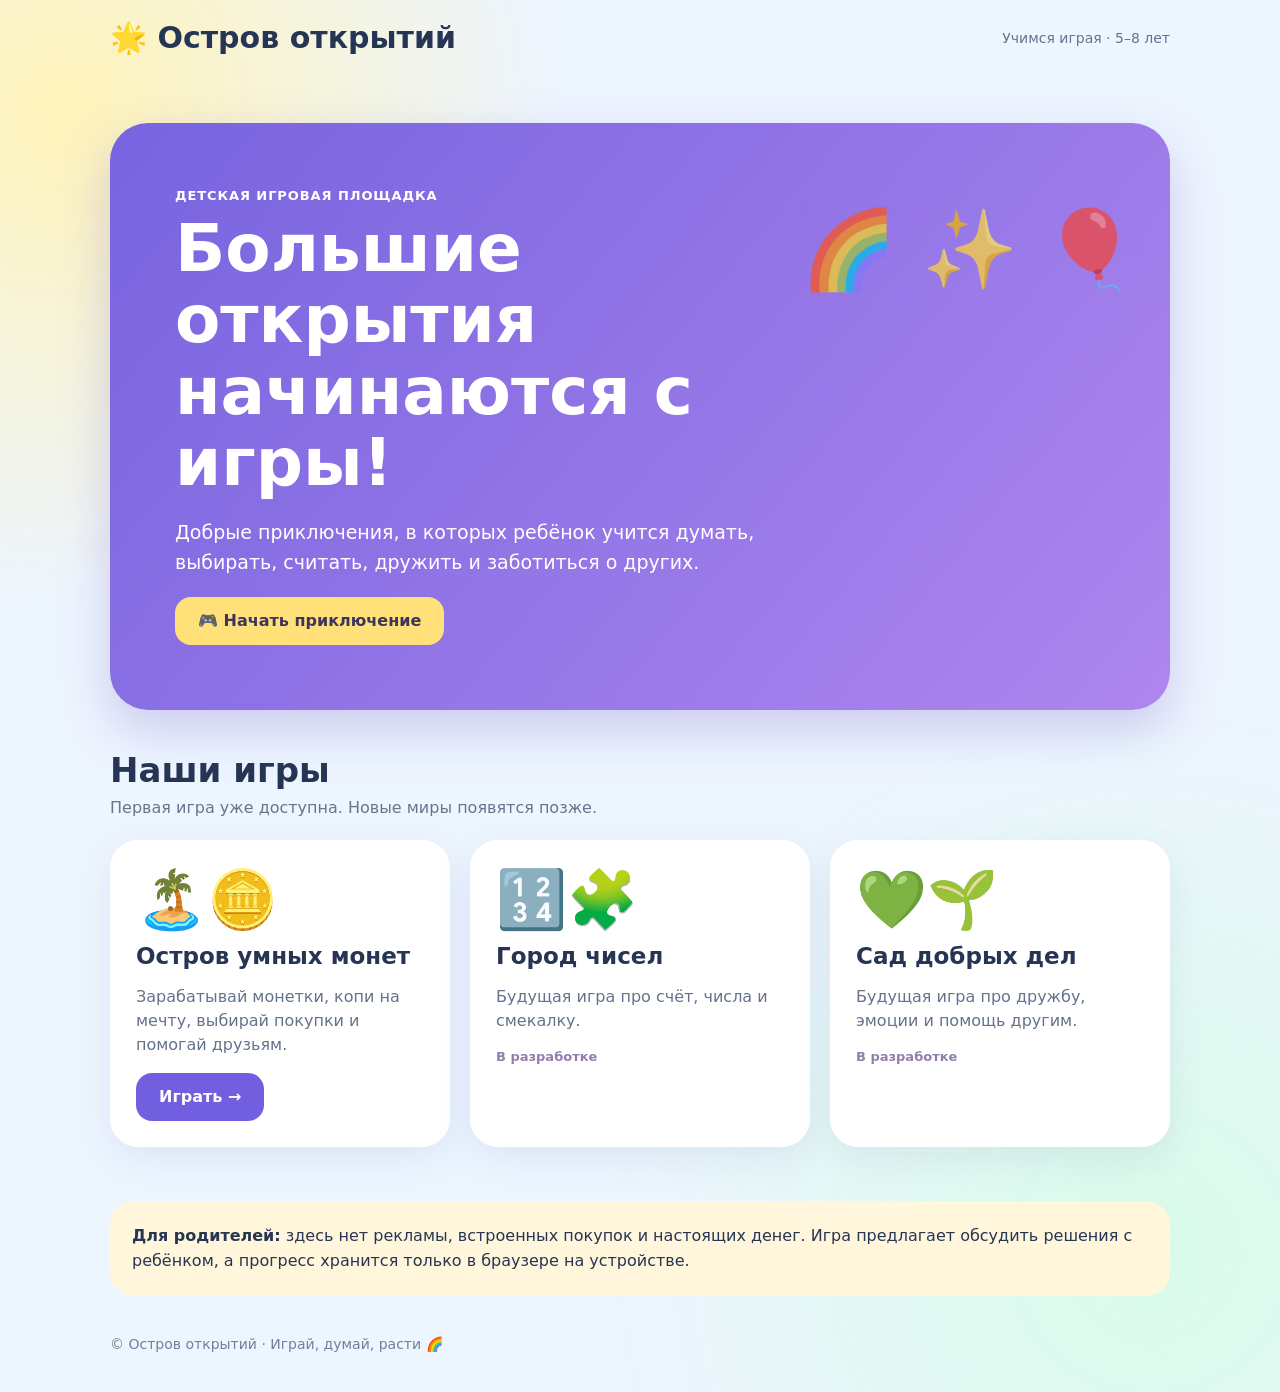
<file: index.html>
<!doctype html>
<html lang="ru"><head><meta charset="utf-8"><meta name="viewport" content="width=device-width,initial-scale=1">
<meta name="theme-color" content="#7b65e8"><title>Остров детских открытий — игры с пользой</title>
<link rel="stylesheet" href="./assets/site.css"></head><body>
<header><a class="logo" href="./">🌟 Остров открытий</a><span>Учимся играя · 5–8 лет</span></header>
<main><section class="hero"><div class="eyebrow">Детская игровая площадка</div><h1>Большие открытия начинаются с игры!</h1><p>Добрые приключения, в которых ребёнок учится думать, выбирать, считать, дружить и заботиться о других.</p><a class="btn" href="./games/smart-coins/">🎮 Начать приключение</a></section>
<section class="section"><h2 class="section-title">Наши игры</h2><p class="sub">Первая игра уже доступна. Новые миры появятся позже.</p><div class="cards">
<article class="card"><div class="emoji">🏝️🪙</div><h3>Остров умных монет</h3><p>Зарабатывай монетки, копи на мечту, выбирай покупки и помогай друзьям.</p><a class="btn" href="./games/smart-coins/">Играть →</a></article>
<article class="card"><div class="emoji">🔢🧩</div><h3>Город чисел</h3><p>Будущая игра про счёт, числа и смекалку.</p><div class="soon">В разработке</div></article>
<article class="card"><div class="emoji">💚🌱</div><h3>Сад добрых дел</h3><p>Будущая игра про дружбу, эмоции и помощь другим.</p><div class="soon">В разработке</div></article>
</div></section><section class="note"><strong>Для родителей:</strong> здесь нет рекламы, встроенных покупок и настоящих денег. Игра предлагает обсудить решения с ребёнком, а прогресс хранится только в браузере на устройстве.</section></main><footer>© Остров открытий · Играй, думай, расти 🌈</footer></body></html>
</file>
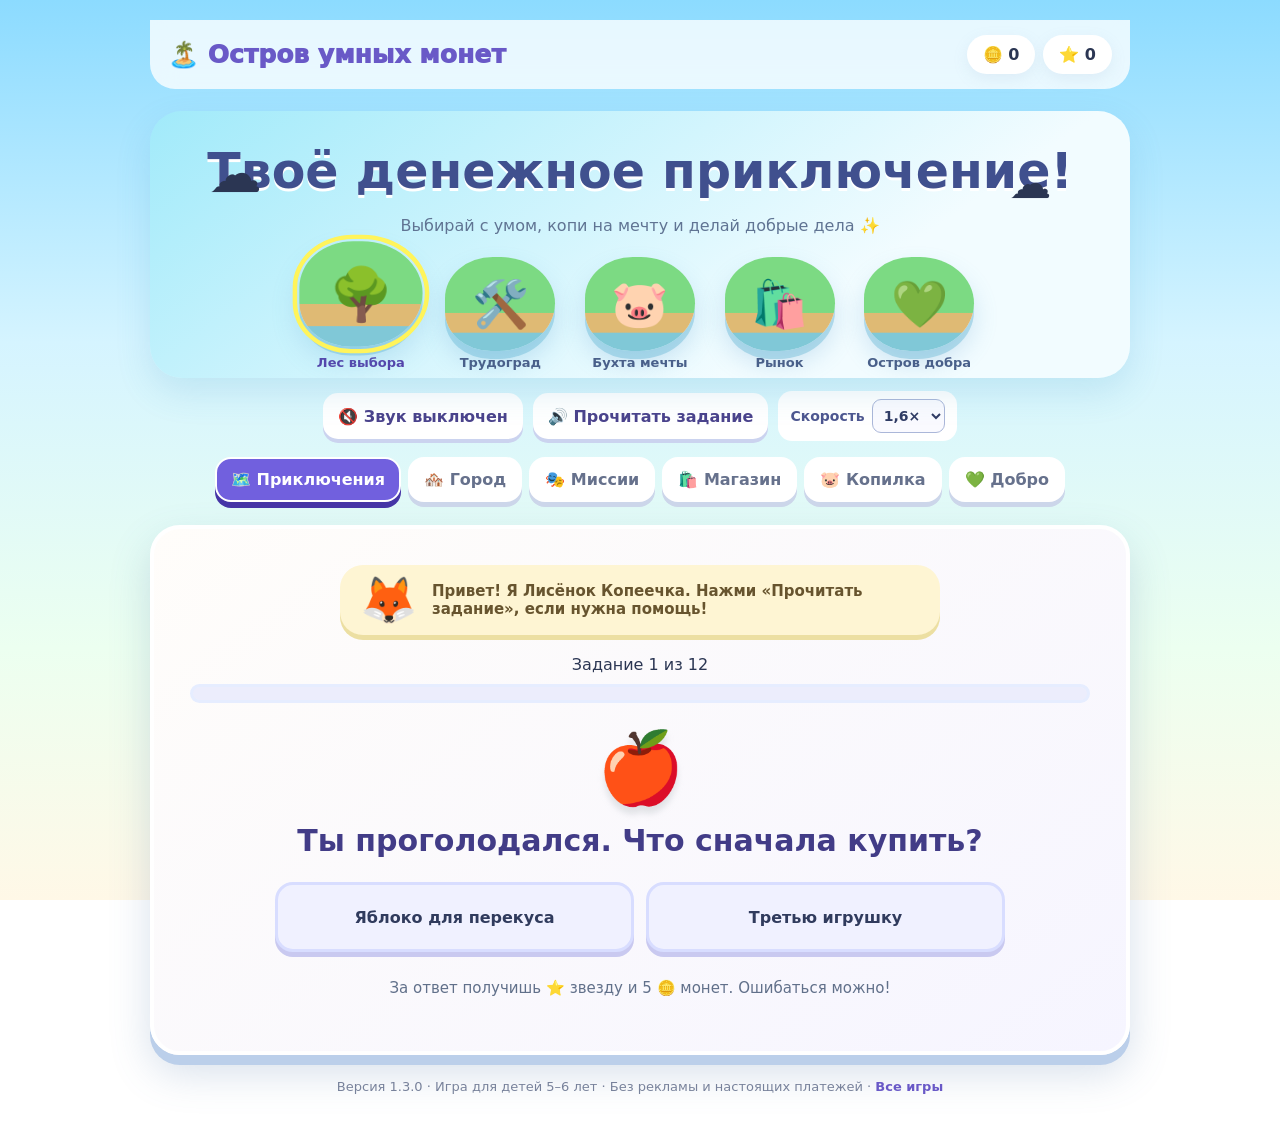
<file: games/smart-coins/index.html>
<!doctype html><html lang="ru"><head><meta charset="utf-8"><meta name="viewport" content="width=device-width,initial-scale=1"><meta name="theme-color" content="#7766dd"><title>Остров умных монет</title><link rel="stylesheet" href="./styles.css?v=1.3.0"></head><body><div class="wrap"><header class="top"><a class="brand" href="../../">🏝️ Остров умных монет</a><div class="stats"><span class="pill">🪙 <span id="coins">0</span></span><span class="pill">⭐ <span id="stars">0</span></span></div></header><div class="hero"><h1>Твоё денежное приключение!</h1><p>Выбирай с умом, копи на мечту и делай добрые дела ✨</p><div class="world" id="world" aria-label="Карта волшебных островов"><div class="island"><div class="land">🌳</div><span class="name">Лес выбора</span></div><div class="island"><div class="land">🛠️</div><span class="name">Трудоград</span></div><div class="island"><div class="land">🐷</div><span class="name">Бухта мечты</span></div><div class="island"><div class="land">🛍️</div><span class="name">Рынок</span></div><div class="island"><div class="land">💚</div><span class="name">Остров добра</span></div></div></div><div class="audio-tools"><button id="soundToggle" onclick="toggleSound()" aria-pressed="false">🔇 Звук выключен</button><button id="readButton" onclick="readCurrent()">🔊 Прочитать задание</button><label class="speed-label">Скорость <select id="voiceSpeed" onchange="setVoiceRate(this.value)"><option value="1.2">1,2×</option><option value="1.4">1,4×</option><option value="1.6" selected>1,6×</option><option value="1.8">1,8×</option></select></label></div><nav class="nav"><button id="tabAdventure" class="active" onclick="show('adventure')">🗺️ Приключения</button><button id="tabCity" onclick="show('city')">🏘️ Город</button><button id="tabMissions" onclick="show('missions')">🎭 Миссии</button><button id="tabShop" onclick="show(&quot;shop&quot;)">🛍️ Магазин</button><button id="tabDream" onclick="show(&quot;dream&quot;)">🐷 Копилка</button><button id="tabHelp" onclick="show('help')">💚 Добро</button></nav><main class="panel" id="view" aria-live="polite"></main><footer>Версия 1.3.0 · Игра для детей 5–6 лет · Без рекламы и настоящих платежей · <a href="../../">Все игры</a></footer></div><script defer src="./data.js?v=1.3.0"></script><script defer src="./residents.js?v=1.3.0"></script><script defer src="./city.js?v=1.3.0"></script><script defer src="./stories.js?v=1.3.0"></script><script defer src="./missions.js?v=1.3.0"></script><script defer src="./goals.js?v=1.3.0"></script><script defer src="./app.js?v=1.3.0"></script></body></html>
</file>
<file: assets/site.css>
:root{font-family:system-ui,-apple-system,"Segoe UI",sans-serif;color:#263554;background:#eef6ff}*{box-sizing:border-box}body{margin:0;background:radial-gradient(circle at 5% 8%,#fff3b9,transparent 28%),radial-gradient(circle at 90% 90%,#d8fbe9,transparent 32%),#edf5ff;min-height:100vh}a{color:inherit;text-decoration:none}header,main,footer{max-width:1100px;margin:auto;padding:20px}header{display:flex;align-items:center;justify-content:space-between;gap:12px}.logo{font-size:clamp(21px,4vw,30px);font-weight:900}header span{font-size:14px;color:#65758d}.hero{margin:28px 0 40px;padding:clamp(25px,6vw,65px);border-radius:38px;background:linear-gradient(130deg,#7764df,#ae86ee);color:white;box-shadow:0 20px 50px #7969c64d;position:relative;overflow:hidden}.hero:after{content:"🌈 ✨ 🎈";position:absolute;right:3%;top:14%;font-size:clamp(35px,6vw,85px);opacity:.7}h1{font-size:clamp(34px,6vw,66px);line-height:1.08;margin:10px 0 18px;max-width:650px}.hero p{font-size:19px;line-height:1.6;max-width:590px}.eyebrow{font-weight:800;letter-spacing:.07em;text-transform:uppercase;font-size:13px}.section-title{font-size:clamp(25px,4vw,34px);margin:0 0 8px}.sub{color:#67758c;margin:0 0 23px}.cards{display:grid;grid-template-columns:repeat(auto-fit,minmax(250px,1fr));gap:20px}.card{background:white;border-radius:28px;padding:24px;min-height:230px;box-shadow:0 12px 36px #5267a51b;border:2px solid #fff}.card .emoji{font-size:57px}.card h3{font-size:23px;margin:10px 0}.card p{line-height:1.5;color:#64738c}.btn{display:inline-flex;align-items:center;justify-content:center;padding:14px 23px;border-radius:16px;background:#ffe079;color:#3e355a;font-weight:900;min-height:48px}.card .btn{background:#725fe0;color:#fff}.soon{font-weight:800;color:#927eac;font-size:13px}.section{margin-bottom:54px}.note{border-radius:24px;padding:22px;background:#fff6dc;line-height:1.6;margin-top:35px}footer{color:#71809b;font-size:14px;padding-bottom:40px}@media(max-width:600px){.hero:after{position:static;display:block;margin-top:15px}.hero p{font-size:16px}}a:focus-visible{outline:4px solid orange;outline-offset:4px}
</file>
<file: games/smart-coins/styles.css>
*{box-sizing:border-box}body{font-family:system-ui,-apple-system,"Segoe UI",sans-serif;margin:0;min-height:100vh;color:#2b3653;background:radial-gradient(circle at 0 0,#fff0bb,transparent 28%),radial-gradient(circle at 100% 90%,#c9fae1,transparent 30%),#eaf5ff}button{font:inherit;cursor:pointer;border:0}button:focus-visible,a:focus-visible{outline:4px solid orange;outline-offset:3px}a{color:#6959c7;text-decoration:none;font-weight:800}.wrap{max-width:890px;margin:auto;padding:20px}.top{display:flex;align-items:center;justify-content:space-between;gap:12px;flex-wrap:wrap}.brand{font-weight:1000;font-size:25px}.stats{display:flex;gap:8px;flex-wrap:wrap}.pill{background:#fff;border-radius:30px;padding:10px 16px;font-weight:900;box-shadow:0 5px 15px #889ac222}.hero{text-align:center;padding:25px 10px 15px}.hero h1{font-size:clamp(29px,6vw,49px);margin:7px}.hero p{color:#62708b}.nav{display:flex;gap:8px;justify-content:center;flex-wrap:wrap;margin:16px 0 23px}.nav button{background:#fff;border-radius:16px;padding:11px 18px;font-weight:900;color:#66718c}.nav button.active{background:#7160de;color:white}.panel{background:#fff;padding:clamp(20px,5vw,36px);border-radius:30px;box-shadow:0 15px 44px #657baa25;min-height:330px}.big{text-align:center;font-size:70px;line-height:1.3}.panel h2{text-align:center;font-size:clamp(22px,4vw,30px);margin:9px 0 15px}.panel p{font-size:18px;line-height:1.6;text-align:center}.answers{display:grid;grid-template-columns:1fr 1fr;gap:12px;margin:24px auto;max-width:730px}.choice{padding:18px 13px;background:#eff2ff;border-radius:18px;font-weight:800;color:#303b5d;min-height:70px}.choice:hover{background:#dfe5ff}.primary{background:#705cda;color:#fff;padding:15px 22px;border-radius:17px;font-weight:900;min-height:50px}.secondary{background:#edf0ff;color:#594abb;padding:14px 21px;border-radius:17px;font-weight:900}.center{text-align:center}.feedback{background:#e8fbee;padding:18px;border-radius:20px;text-align:center;margin:15px 0;font-size:19px;font-weight:700}.feedback.try{background:#fff0da}.progress{height:13px;background:#ecedfc;border-radius:20px;overflow:hidden;margin:10px 0 20px}.progress div{height:100%;background:#5ccca6;transition:width .3s}.shop{display:grid;grid-template-columns:repeat(auto-fit,minmax(180px,1fr));gap:15px}.item{background:#f5f6ff;padding:20px;border-radius:22px;text-align:center}.item .emoji{font-size:50px}.item h3{margin:10px 0 4px}.item button{padding:11px 15px;background:#725fda;color:#fff;border-radius:14px;font-weight:800;margin-top:10px}.item button:disabled{opacity:.45;cursor:default}.notice{color:#61708a;font-size:15px!important}footer{text-align:center;padding:24px;color:#78829b;font-size:13px}@media(max-width:550px){.answers{grid-template-columns:1fr}.brand{font-size:21px}.panel p{font-size:16px}}

/* Level 2: illustrated island world */
body{background:linear-gradient(180deg,#8cdbff 0,#d5f4ff 38%,#ecfff0 72%,#fff8e7 100%);background-attachment:fixed}
.wrap{max-width:1020px}.top{padding:15px 18px;border-radius:0 0 25px 25px;background:#ffffffc7;backdrop-filter:blur(12px);position:relative;z-index:2}
.hero{position:relative;border-radius:32px;margin-top:22px;padding:25px 16px 8px;background:linear-gradient(145deg,#a1eafa,#f2fcff 70%);box-shadow:0 14px 35px #3795bf29;overflow:hidden}
.hero:before{content:"☁️";position:absolute;left:6%;top:12%;font-size:53px;animation:float 5s ease-in-out infinite}
.hero:after{content:"☁️";position:absolute;right:8%;top:18%;font-size:42px;animation:float 6s ease-in-out infinite reverse}
.hero h1{color:#40508e;text-shadow:0 3px #fff}.hero p{color:#607493}
.world{display:flex;justify-content:space-around;align-items:end;gap:8px;margin:22px auto 0;max-width:690px}
.island{display:flex;flex-direction:column;align-items:center;gap:4px;position:relative;min-width:0}
.island .land{width:clamp(64px,12vw,110px);height:clamp(58px,10vw,94px);border-radius:47% 53% 55% 45%;background:linear-gradient(#7cda83 0 59%,#dfba74 60% 80%,#80c8d7 81%);display:grid;place-items:center;font-size:clamp(27px,5vw,46px);box-shadow:0 8px 0 #58afd060,0 13px 25px #579acb3d;transition:transform .25s}
.island.current .land{transform:translateY(-10px) scale(1.12);outline:4px solid #fff45b;outline-offset:2px}.island .name{font-size:clamp(10px,2vw,13px);font-weight:900;color:#49608a}
.island.current .name{color:#5442aa}
.nav button{transition:transform .2s,box-shadow .2s;box-shadow:0 6px 0 #d4dbec}.nav button.active{box-shadow:0 6px 0 #4535a6}.nav button:hover,.primary:hover,.choice:hover{transform:translateY(-3px)}
.panel{border:5px solid #ffffffb3;box-shadow:0 18px 0 #c8d8ef75,0 23px 35px #527fa624;background:linear-gradient(150deg,#fff,#faf8ff)}
.panel h2{color:#423c87}.choice{border:3px solid #d8ddff;background:#f0f1ff;box-shadow:0 5px 0 #c9c9f0;transition:transform .2s}.choice:hover{box-shadow:0 8px 0 #c9c9f0}
.primary{box-shadow:0 6px 0 #4435aa;transition:transform .2s}.primary:disabled{opacity:.5;cursor:not-allowed}
.big{animation:bob 3s ease-in-out infinite;filter:drop-shadow(0 7px 3px #98a4a744)}
.feedback{animation:appear .4s ease-out}.character{font-size:46px;line-height:1}.guide{display:flex;align-items:center;gap:15px;margin:0 auto 20px;max-width:600px;background:#fef5d3;border-radius:23px;padding:12px 20px;box-shadow:0 5px #ecdfa2}.guide span:last-child{font-weight:800;color:#67542e;font-size:15px}
.item{box-shadow:0 5px 0 #e3e5f2;border:2px solid #ecebfc}.item .emoji{transition:transform .25s}.item:hover .emoji{transform:rotate(-8deg) scale(1.13)}
@keyframes float{50%{transform:translateX(14px) translateY(-8px)}}@keyframes bob{50%{transform:translateY(-8px)}}@keyframes appear{from{opacity:0;transform:translateY(12px)}to{opacity:1;transform:none}}
@media(max-width:550px){.hero:before,.hero:after{font-size:25px}.world{gap:3px}.island .land{width:55px;height:55px}.island .name{font-size:9px}.hero h1{font-size:30px}.guide{padding:10px;gap:8px}}
@media(prefers-reduced-motion:reduce){*,*:before,*:after{animation:none!important;transition:none!important}}

.audio-tools{display:flex;justify-content:center;align-items:center;gap:10px;flex-wrap:wrap;margin:13px 0}
.audio-tools button{padding:11px 15px;border-radius:15px;background:#fff;box-shadow:0 4px 0 #cbd3ef;color:#4b438c;font-weight:900;min-height:46px}
.audio-tools button[aria-pressed=true]{background:#e3ffea;color:#246d4a}
.story-toast{margin:16px auto;text-align:center;background:#fff0bc;border:3px solid #ffe18c;border-radius:23px;padding:18px;max-width:600px;font-weight:850;color:#6f4b12;animation:appear .35s ease-out}
.celebrate{font-size:45px;display:block;animation:bob 1.1s ease-in-out infinite}
@media(max-width:550px){.audio-tools button{font-size:13px;padding:10px}}
.mission-place{background:#e7f3ff;border-radius:25px;padding:9px 15px;font-weight:900;color:#386b9a}.mission-steps{font-weight:800;color:#6857ac}.mission-complete{display:inline-block;margin:0 12px 14px;color:#167e58;font-weight:850}.panel .mission-place{display:inline-block}.nav{gap:7px}.nav button{padding:11px 14px}.speed-label{display:inline-flex;align-items:center;gap:7px;font-size:14px;font-weight:800;color:#4e5790;background:#fff;padding:8px 12px;border-radius:14px}.speed-label select{border:1px solid #abb7d9;border-radius:9px;padding:7px;background:#fafaff;color:#303b64;font:inherit}.city-heading{text-align:center}.city-scene{position:relative;padding:35px 15px 0;background:linear-gradient(#96e4ff,#dcfaff 62%,#86d894 63%);border-radius:26px;overflow:hidden}.city-sun{position:absolute;top:5px;right:12%;font-size:46px}.city-cloud{position:absolute;left:11%;top:5px;font-size:38px}.city-houses{display:grid;grid-template-columns:repeat(4,minmax(0,1fr));gap:14px;position:relative;z-index:1}.city-house{min-width:0;display:flex;flex-direction:column;align-items:center;gap:8px;justify-content:center;background:#fff7e2;border:4px solid #dfb381;border-bottom:10px solid #ab7b59;border-radius:26px 26px 15px 15px;min-height:175px;color:#634c4a;box-shadow:0 10px 0 #4c9a7d75;transition:transform .2s}.city-house:hover{transform:translateY(-7px)}.city-emoji{font-size:55px}.city-house strong{font-size:19px}.city-house small{font-size:12px;color:#836d62}.city-road{font-size:31px;background:#d9d5bc;text-align:center;margin:30px -15px 0;padding:13px;letter-spacing:8px}@media(max-width:640px){.city-houses{grid-template-columns:repeat(2,minmax(0,1fr))}.city-house{min-height:145px}.city-emoji{font-size:40px}}
.daybar{padding:13px;background:#eaf5ff;border-radius:16px;text-align:center;font-weight:850;margin-bottom:20px}.city-grid{display:grid;grid-template-columns:repeat(auto-fit,minmax(155px,1fr));gap:14px;margin:20px 0}.city-card{background:#f1f8ff;border:3px solid #d8e8ff;border-radius:22px;padding:16px 10px;display:flex;flex-direction:column;align-items:center;gap:8px;color:#334264;min-height:150px}.city-card span{font-size:44px}.city-card strong{font-size:18px}.city-card small{color:#637391}.city-card:disabled{opacity:.45;cursor:not-allowed}.budget-line{text-align:center;font-size:22px;font-weight:900}

.goal-grid{display:grid;grid-template-columns:repeat(auto-fit,minmax(130px,1fr));gap:10px;margin:20px 0}.goal-choice{display:flex;flex-direction:column;align-items:center;gap:5px;padding:12px 8px;background:#edf5ff;border:3px solid transparent;border-radius:18px;color:#344066}.goal-choice span{font-size:34px}.goal-choice small{color:#64728d}.goal-choice.picked{border-color:#725fda;background:#eeeaff}.goal-choice:hover{transform:translateY(-2px)}

/* Level 8 visual foundation: richer town, clear affordances, lively depth */
.panel{background:linear-gradient(145deg,#fffdfa,#f6f5ff);border:4px solid #fff;box-shadow:0 10px 0 #bbcfea,0 18px 40px #517aa93b}
.city-grid{gap:18px}.city-card{position:relative;overflow:hidden;background:linear-gradient(#fffefa 0 70%,#daebcb 71%);border:3px solid #e7c6a3;box-shadow:0 8px 0 #adcaab,0 12px 20px #77977c33;transition:transform .2s,box-shadow .2s;cursor:pointer}
.city-card:before{content:"";position:absolute;top:-22px;left:12%;width:76%;height:36px;background:#e8a6a7;border-radius:10px 10px 40px 40px;transform:rotate(-3deg)}
.city-card:nth-child(2n):before{background:#b9a9ed;transform:rotate(3deg)}
.city-card:nth-child(3n):before{background:#ffd68b}
.city-card:hover:not(:disabled),.city-card:focus-visible{transform:translateY(-5px);box-shadow:0 13px 0 #adcaab,0 18px 28px #77977c33}
.city-card span{position:relative;z-index:1;font-size:55px;filter:drop-shadow(0 5px 2px #77977c36)}
.city-card strong,.city-card small{position:relative;z-index:1}
.city-card:disabled{filter:grayscale(.45)}
.daybar{background:linear-gradient(95deg,#e1f7ff,#fff5d5);border:2px solid #fff;box-shadow:0 4px 0 #d6e4e9;font-size:17px}
.budget-spend{display:flex;gap:10px;flex-wrap:wrap;justify-content:center;margin:20px 0}.budget-spend button:disabled{opacity:.4;cursor:not-allowed}
.nav{position:relative}.nav button{border:2px solid #ffffff;box-shadow:0 5px 0 #ccd6ea}
.progress{height:19px;border:3px solid #e6edff}
@media (max-width:550px){.city-grid{grid-template-columns:repeat(2,minmax(0,1fr));gap:12px}.city-card span{font-size:43px}.city-card{min-height:136px}.budget-spend button{width:100%}}

/* Level 8: hand-drawn SVG village map */
.village{position:relative;overflow:hidden;min-height:420px;padding:26px 20px 48px;background:linear-gradient(#a9e8ff 0%,#def7ff 48%,#a9df94 49%,#7fcf88 100%);border:5px solid #fff;border-radius:32px;box-shadow:0 12px 0 #b8d2aa,0 20px 35px #4b99763d}
.village-title{text-align:center;position:relative;z-index:2;font-size:clamp(22px,4vw,32px);font-weight:1000;color:#455c88;text-shadow:2px 2px white;margin-bottom:20px}
.village-sun{position:absolute;right:7%;top:6%;height:68px;width:68px;border-radius:50%;background:#ffdd67;box-shadow:0 0 0 12px #fff3af7d;animation:bob 4s infinite}
.village-cloud{position:absolute;top:13%;left:7%;width:90px;height:28px;border-radius:40px;background:white;box-shadow:28px -13px 0 7px white,-18px 5px 0 2px white}
.village-path{position:absolute;left:-10%;right:-10%;height:110px;bottom:21px;background:#e4c49a;border-radius:55%;transform:rotate(-5deg);border:12px solid #d8b588}
.village-buildings{position:relative;z-index:2;display:grid;grid-template-columns:repeat(3,minmax(0,1fr));gap:12px;align-items:end}
.village-building{display:flex;align-items:center;flex-direction:column;gap:4px;min-width:0;padding:8px 4px 10px;background:#fff9e5da;border:3px solid #ffffff;border-radius:24px;box-shadow:0 8px 0 #68996c7a;transition:transform .2s;cursor:pointer;color:#3f5065}
.village-building:hover,.village-building:focus-visible{transform:translateY(-7px)}.building-picture{width:100%;max-width:148px;display:block}.building-picture svg{display:block;width:100%;filter:drop-shadow(0 4px 2px #74634b55)}.village-building strong{font-size:16px}.village-building small{color:#586e72;font-size:11px}.village-fox{font-size:54px;position:absolute;bottom:4px;right:8%;z-index:3;animation:bob 2.5s infinite;pointer-events:none}
@media(max-width:570px){.village{padding:25px 9px 55px;min-height:470px}.village-buildings{grid-template-columns:repeat(2,minmax(0,1fr));gap:9px}.village-building{padding:5px 3px}.building-picture{max-width:95px}.village-building strong{font-size:13px}.village-building small{font-size:10px}.village-title{font-size:22px}}

.mini-board{background:linear-gradient(130deg,#fff1c9,#e6f9e9);border:4px solid white;border-radius:26px;text-align:center;padding:20px;margin:15px auto;max-width:520px;box-shadow:0 7px 0 #d7debb}
.mini-canvas{position:relative;margin:0 auto;max-width:300px;min-height:175px;border-radius:20px;border:8px solid #c69564;background:#fff8e4;display:flex;justify-content:space-around;align-items:center;box-shadow:0 5px 0 #ad7855}
.mini-canvas>span{font-size:60px}.mini-flower{font-size:72px;animation:appear .5s ease-out}.mini-garden{background:linear-gradient(#bdeafa 65%,#b1dc96 66%);border-color:#9cc97e}.mini-apples{font-size:70px;margin:30px auto;letter-spacing:15px}
.mini-board .primary{max-width:100%;margin:8px auto}.mini-board p{font-weight:850}

.mini-scene{min-height:170px;display:grid;place-items:center;font-size:80px;background:#fff8e8;border:4px dashed #d8bb8f;border-radius:22px;margin:15px 0}.mini-count{text-align:center;font-weight:900;font-size:19px;color:#6655a5}

.paint-canvas{display:block;width:100%;max-width:600px;aspect-ratio:20/11;height:auto;background:#fffdf6;border:5px solid #e6c49f;border-radius:20px;touch-action:none;margin:14px auto;cursor:crosshair}.paint-controls,.apple-actions{display:flex;flex-wrap:wrap;gap:9px;justify-content:center;margin:13px auto}.basket-scene{font-size:clamp(46px,11vw,76px);word-break:break-word}.mini-board button:disabled{opacity:.5;cursor:default}

/* Residents, village requests and collectible achievements */
.resident-hero{text-align:center;background:linear-gradient(90deg,#fff1d3,#e3f7ff);border-radius:24px;padding:18px;font-size:35px;margin-bottom:15px}.resident-hero strong{font-size:22px;vertical-align:middle;color:#56528c}
.resident-grid{display:grid;grid-template-columns:repeat(2,minmax(0,1fr));gap:15px;margin:20px auto}
.resident-card{border:3px solid #e9e2ff;background:linear-gradient(#fff,#f6f2ff);border-radius:25px;padding:20px 12px;text-align:center;box-shadow:0 6px 0 #e0d4f0;display:flex;align-items:center;flex-direction:column;gap:9px}
.resident-card h3{margin:0;color:#564b91}.resident-card p{text-align:center;font-size:15px;margin:0;flex:1}.resident-card .primary{font-size:14px;min-height:50px}.resident-face{font-size:70px;filter:drop-shadow(0 5px #e6dbe4)}
.achievement{display:flex;flex-direction:column;align-items:center;gap:7px;padding:20px 12px;background:#fff9eb;border-radius:23px;border:3px solid #f9e5b1}.achievement span{font-size:40px}.achievement strong{font-size:32px;color:#5b4eb1}.achievement small{font-weight:800;color:#526680}
@media(max-width:560px){.resident-grid{grid-template-columns:1fr}.resident-card{padding:15px}.resident-face{font-size:55px}}

.story-rail{display:grid;grid-template-columns:repeat(auto-fit,minmax(180px,1fr));gap:14px;margin:22px 0}.story-chapter{display:flex;flex-direction:column;align-items:center;gap:9px;background:linear-gradient(#fffbde,#e5f8f0);padding:18px 12px;border:3px solid #e3cfa2;border-radius:22px;color:#444976;box-shadow:0 6px 0 #d0c5ab}.story-chapter span{font-size:55px}.story-chapter strong{font-size:18px}.story-chapter small{font-weight:800}.story-chapter:hover{transform:translateY(-3px)}

.active-story{display:flex;align-items:center;justify-content:center;flex-wrap:wrap;gap:12px;background:#fff1c6;border:3px solid #ffe2a1;border-radius:20px;padding:12px 16px;margin:12px 0;font-weight:850;color:#6b4c30}.active-story button{font-size:14px}
</file>
